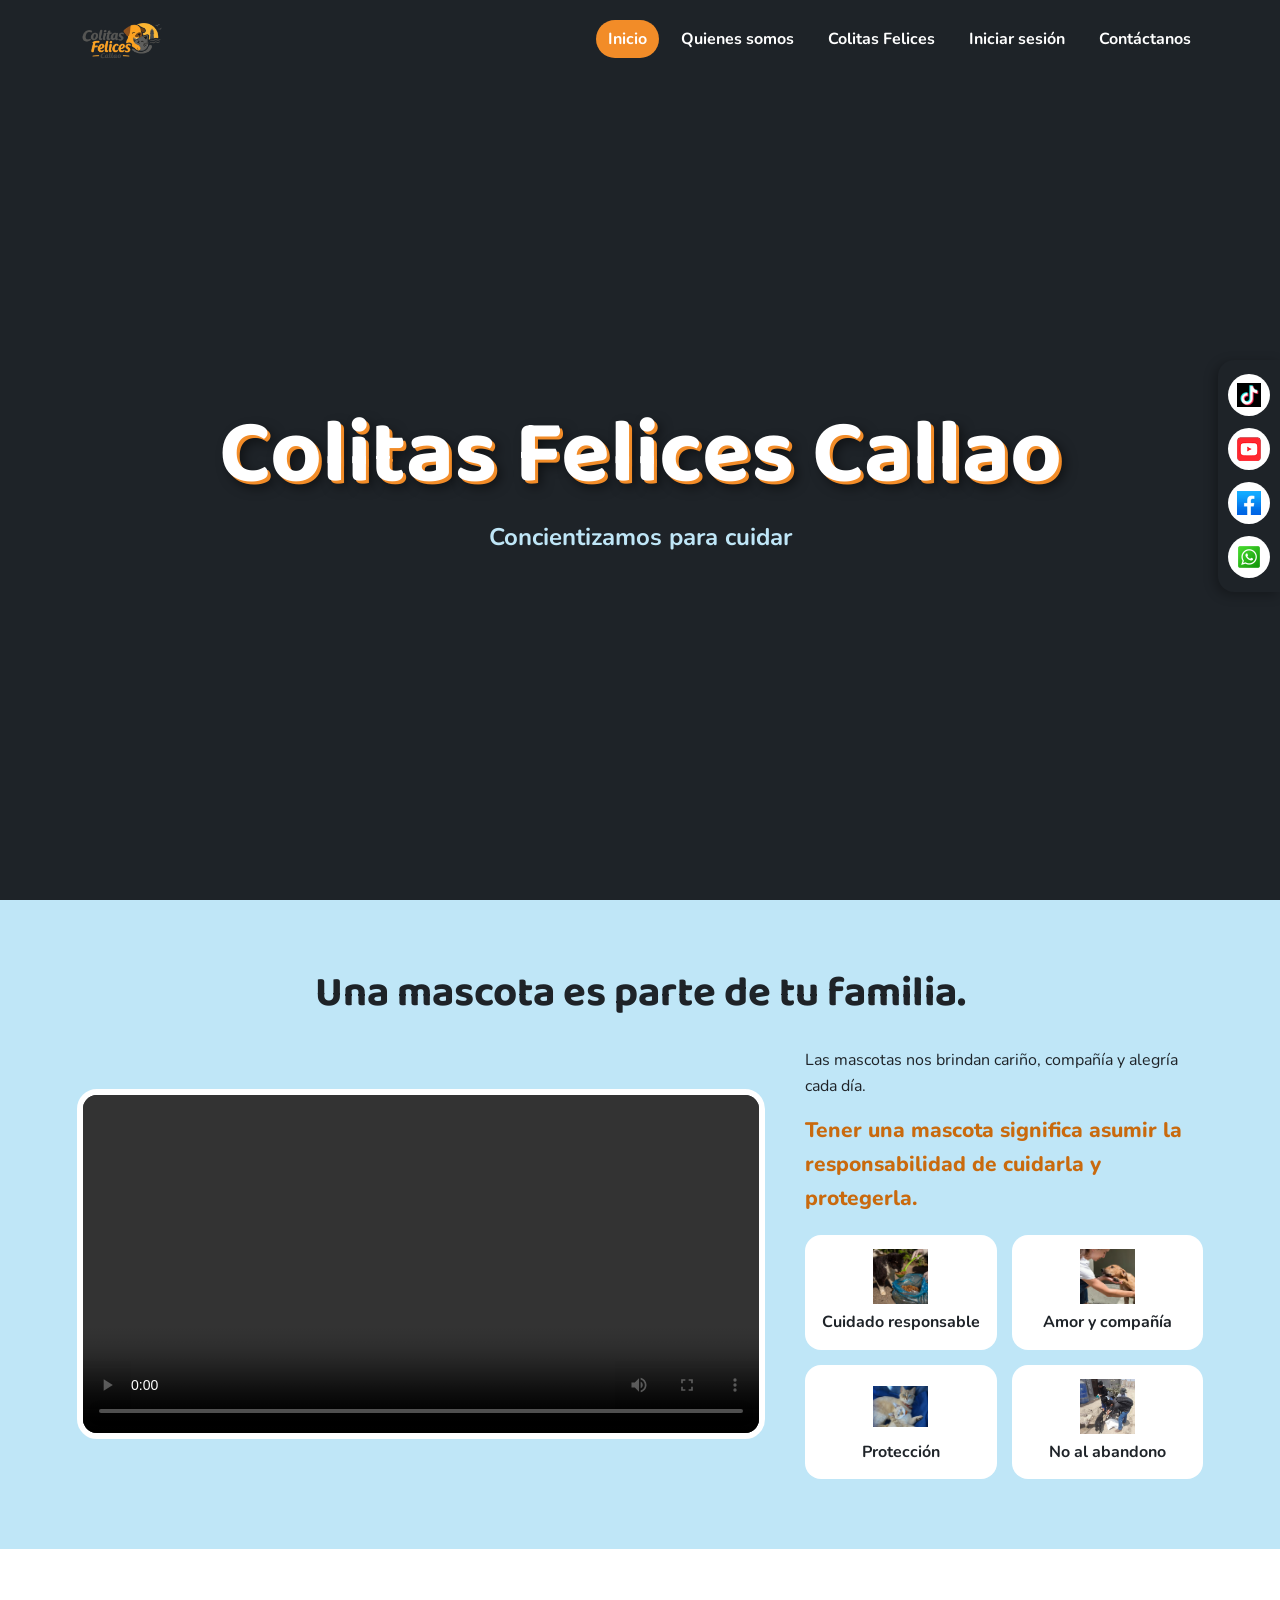
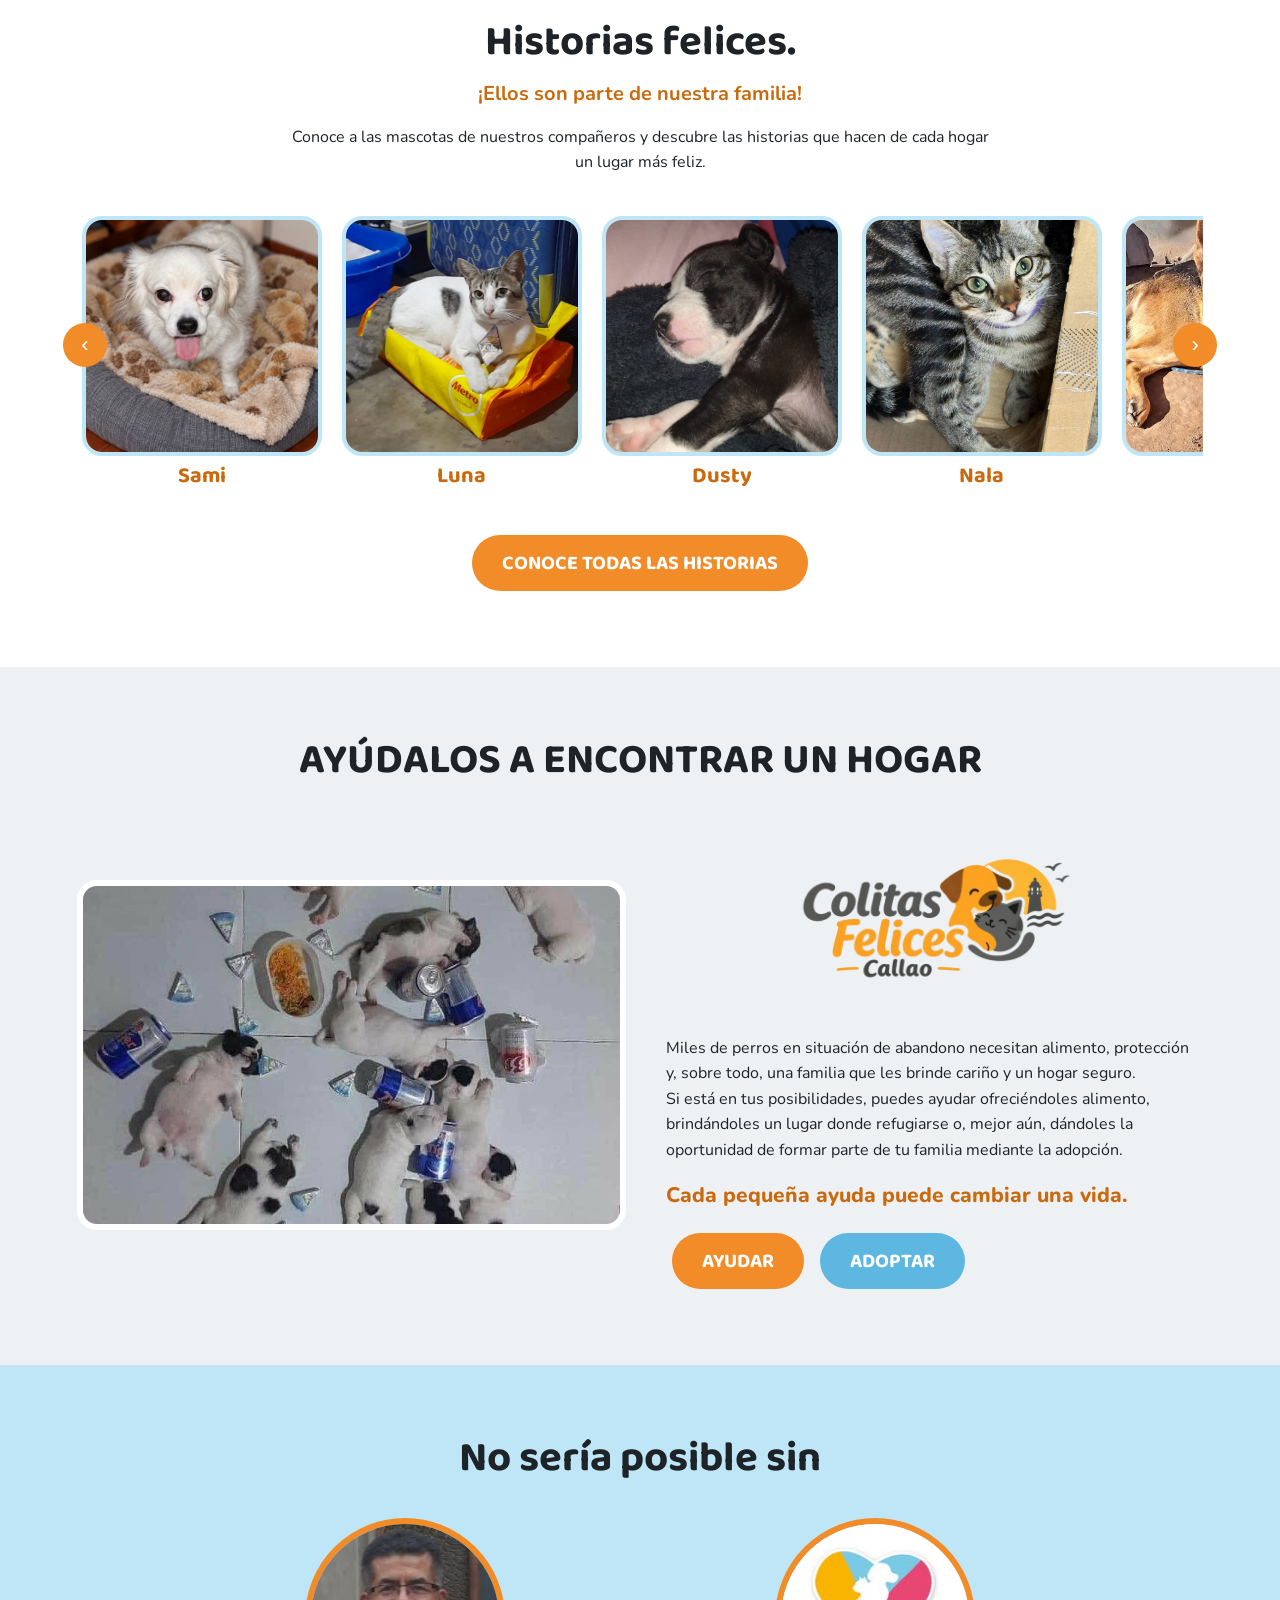
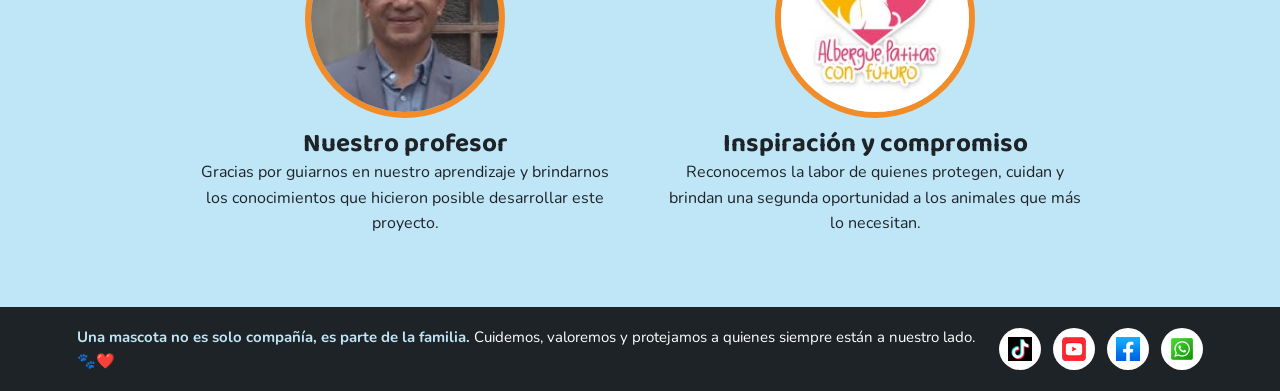
<file: index.html>
<!DOCTYPE html>
<html lang="es">
<head>
    <meta charset="UTF-8">
    <meta name="viewport" content="width=device-width, initial-scale=1.0">
    <title>Colitas Felices Callao</title>
    <meta name="keywords" content="mascotas, adopción, no al abandono, perros, cuidado responsable, Callao, Perú">
    <link href="https://fonts.googleapis.com/css2?family=Baloo+2:wght@600;800&family=Nunito:wght@400;700;800&display=swap" rel="stylesheet">
    <link href="css/base.css" rel="stylesheet">
    <link href="css/estructura.css" rel="stylesheet">
    <link href="css/index.css" rel="stylesheet">
    <link href="css/adaptable.css" rel="stylesheet">
</head>
<body id="inicio">

<div class="cabecera">
    <div id="menu"></div>
    <div class="portada portada-inicio">
        <h1>Colitas Felices Callao</h1>
        <p>Concientizamos para cuidar</p>
    </div>
</div>

<section class="seccion fondo-celeste">
    <h2>Una mascota es parte de tu familia.</h2>
    <div class="fila">
        <video class="video" controls>
            <source src="imagenes/videos/perritos.mp4" type="video/mp4">
        </video>
        <div>
            <p>Las mascotas nos brindan cariño, compañía y alegría cada día.</p>
            <p class="destacado-naranja">Tener una mascota significa asumir la responsabilidad de cuidarla y protegerla.</p>
            <div class="iconos">
                <div class="icono"><img src="imagenes/actividad_2.png" alt="">Cuidado responsable</div>
                <div class="icono"><img src="imagenes/actividad_1.png" alt="">Amor y compañía</div>
                <div class="icono"><img src="imagenes/proteccion.jpg" alt="">Protección</div>
                <div class="icono"><img src="imagenes/actividad_6.png" alt="">No al abandono</div>
            </div>
        </div>
    </div>
</section>

<section class="seccion fondo-blanco">
    <h2>Historias felices.</h2>
    <p class="subtitulo">¡Ellos son parte de nuestra familia!</p>
    <p class="texto-centro">Conoce a las mascotas de nuestros compañeros y descubre las historias que hacen de cada hogar un lugar más feliz.</p>
    <div class="carrusel">
        <button class="flecha flecha-izq" id="flecha-izq" aria-label="Anterior">‹</button>
        <div class="pista" id="pista"></div>
        <button class="flecha flecha-der" id="flecha-der" aria-label="Siguiente">›</button>
    </div>
    <div class="centro"><a href="colitasFelices.html" class="boton">CONOCE TODAS LAS HISTORIAS</a></div>
</section>

<section class="seccion fondo-gris">
    <h2>AYÚDALOS A ENCONTRAR UN HOGAR</h2>
    <div class="fila">
        <img src="imagenes/grupo de pibbles.jpg" class="foto" alt="Perro esperando un hogar">
        <div>
            <img src="imagenes/logo.png" class="logo-grande" alt="Logo Colitas Felices">
            <p>Miles de perros en situación de abandono necesitan alimento, protección y, sobre todo, una familia que les brinde cariño y un hogar seguro.</p>
            <p>Si está en tus posibilidades, puedes ayudar ofreciéndoles alimento, brindándoles un lugar donde refugiarse o, mejor aún, dándoles la oportunidad de formar parte de tu familia mediante la adopción.</p>
            <p class="destacado-naranja">Cada pequeña ayuda puede cambiar una vida.</p>
            <a href="contactanos.html" class="boton">AYUDAR</a>
            <a href="https://linktr.ee/cambiandovidasong" class="boton boton-celeste">ADOPTAR</a>
        </div>
    </div>
</section>

<section class="seccion fondo-celeste">
    <h2>No sería posible sin</h2>
    <div class="equipo">
        <div class="perfil">
            <img src="imagenes/lozano.jpg" alt="Nuestro profesor">
            <h3>Nuestro profesor</h3>
            <p>Gracias por guiarnos en nuestro aprendizaje y brindarnos los conocimientos que hicieron posible desarrollar este proyecto.</p>
        </div>
        <div class="perfil">
            <img src="imagenes/albergue.jpg" alt="Albergue">
            <h3>Inspiración y compromiso</h3>
            <p>Reconocemos la labor de quienes protegen, cuidan y brindan una segunda oportunidad a los animales que más lo necesitan.</p>
        </div>
    </div>
</section>

<div class="pie" id="pie">
    <p><strong>Una mascota no es solo compañía, es parte de la familia.</strong>
    Cuidemos, valoremos y protejamos a quienes siempre están a nuestro lado. 🐾❤️</p>
</div>
<script src="js/menu.js"></script>
</body>
</html>
</file>
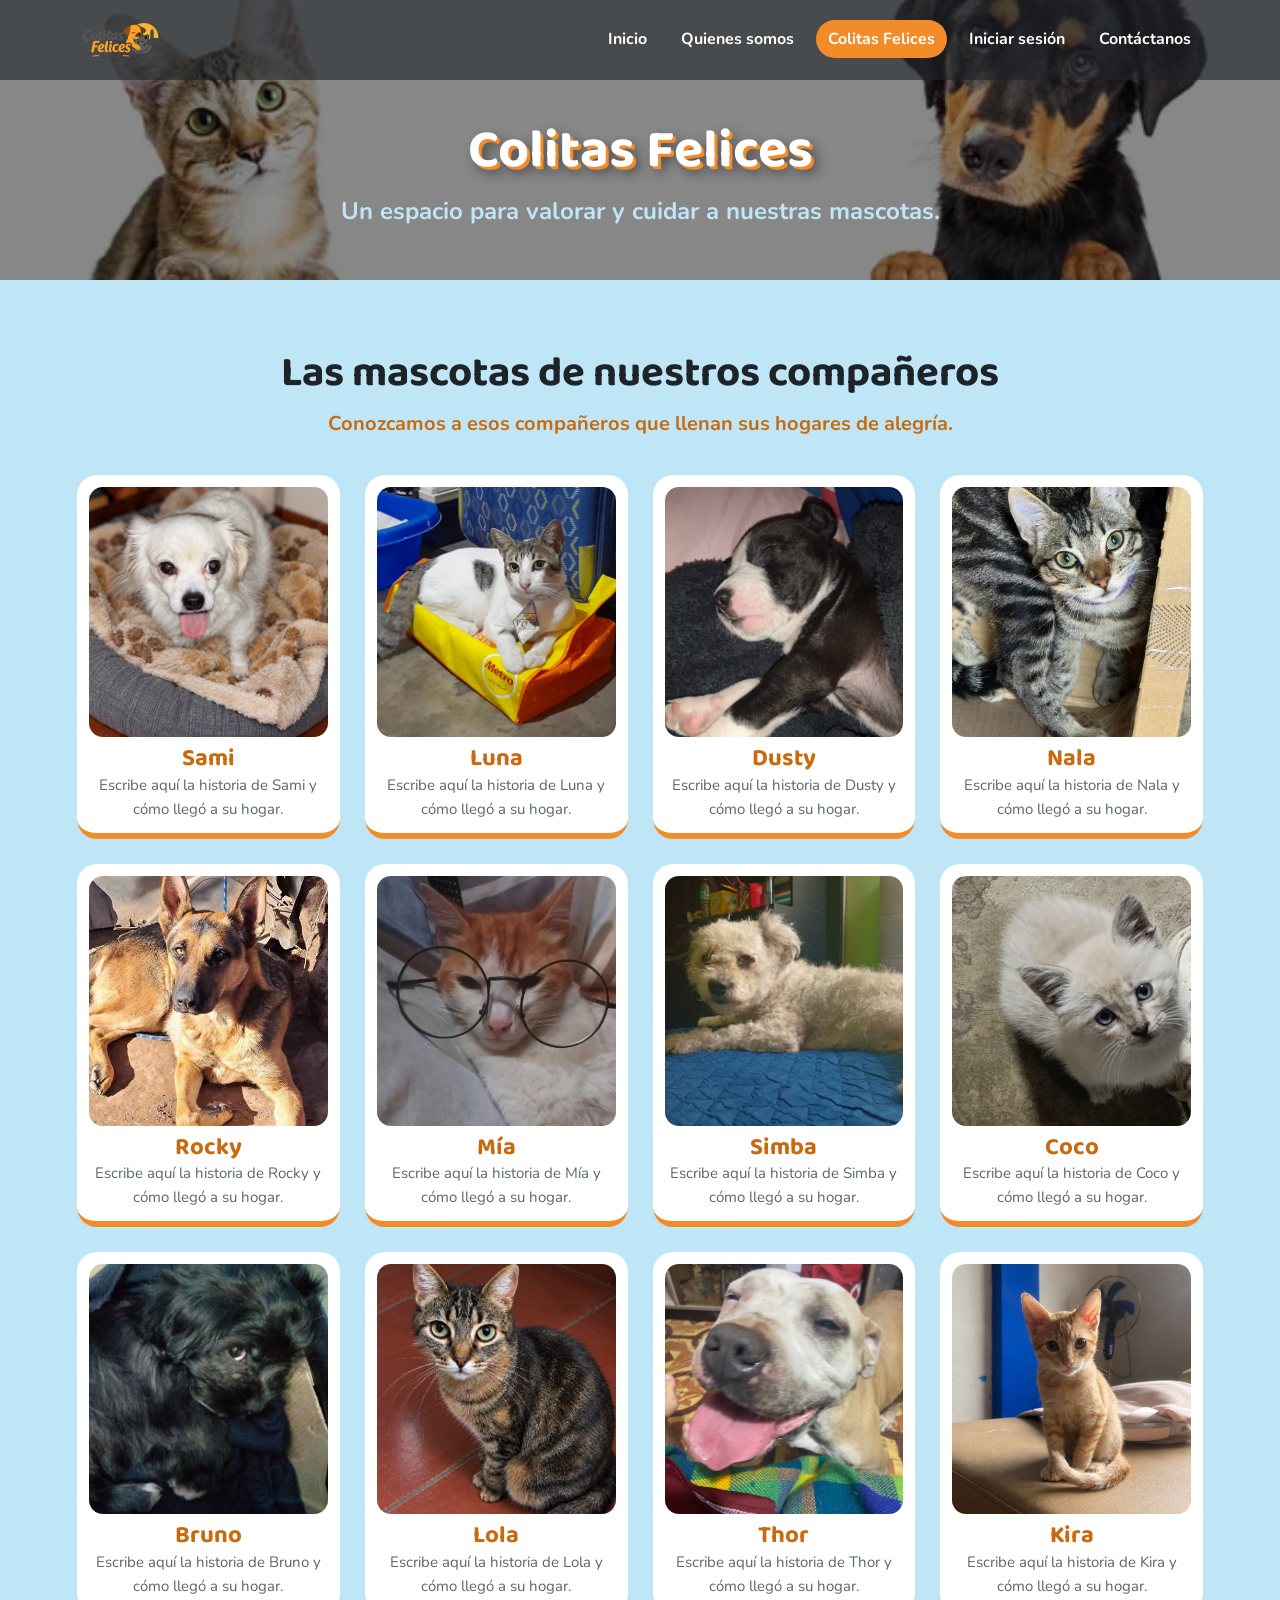
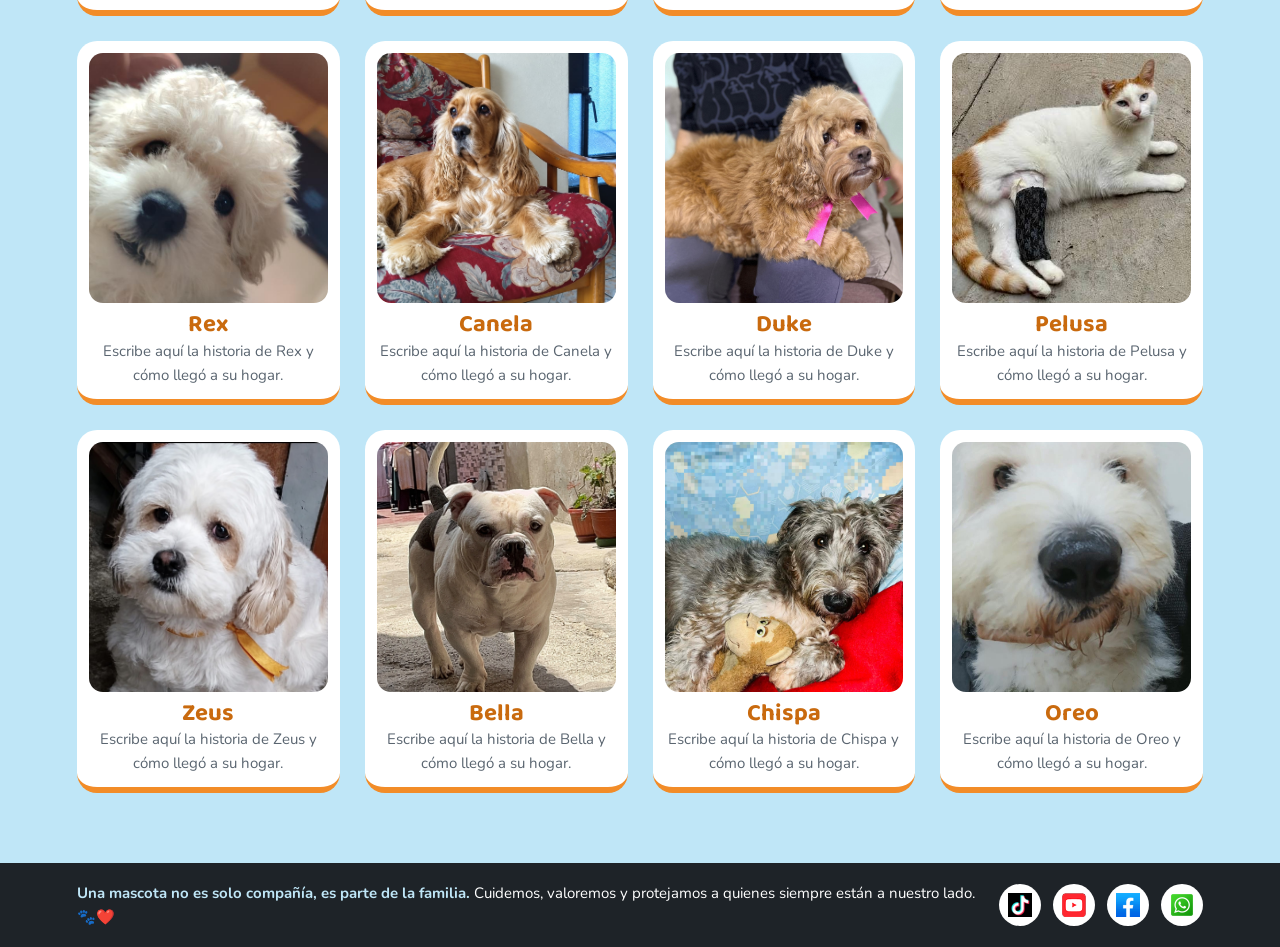
<file: colitasFelices.html>
<!DOCTYPE html>
<html lang="es">
<head>
    <meta charset="UTF-8">
    <meta name="viewport" content="width=device-width, initial-scale=1.0">
    <title>Colitas Felices - Colitas Felices Callao</title>
    <link href="https://fonts.googleapis.com/css2?family=Baloo+2:wght@600;800&family=Nunito:wght@400;700;800&display=swap" rel="stylesheet">
    <link href="css/base.css" rel="stylesheet">
    <link href="css/estructura.css" rel="stylesheet">
    <link href="css/colitasFelices.css" rel="stylesheet">
    <link href="css/adaptable.css" rel="stylesheet">
</head>
<body>
<div class="cabecera">
    <div id="menu"></div>
    <div class="portada portada-chica portada-colitas-felices">
        <h1>Colitas Felices</h1>
        <p>Un espacio para valorar y cuidar a nuestras mascotas.</p>
    </div>
</div>

<section class="seccion fondo-celeste">
    <h2>Las mascotas de nuestros compañeros</h2>
    <p class="subtitulo">Conozcamos a esos compañeros que llenan sus hogares de alegría.</p>
    <div class="galeria" id="galeria"></div>
</section>

<div class="pie" id="pie">
    <p><strong>Una mascota no es solo compañía, es parte de la familia.</strong>
    Cuidemos, valoremos y protejamos a quienes siempre están a nuestro lado. 🐾❤️</p>
</div>
<script src="js/menu.js"></script>
</body>
</html>
</file>
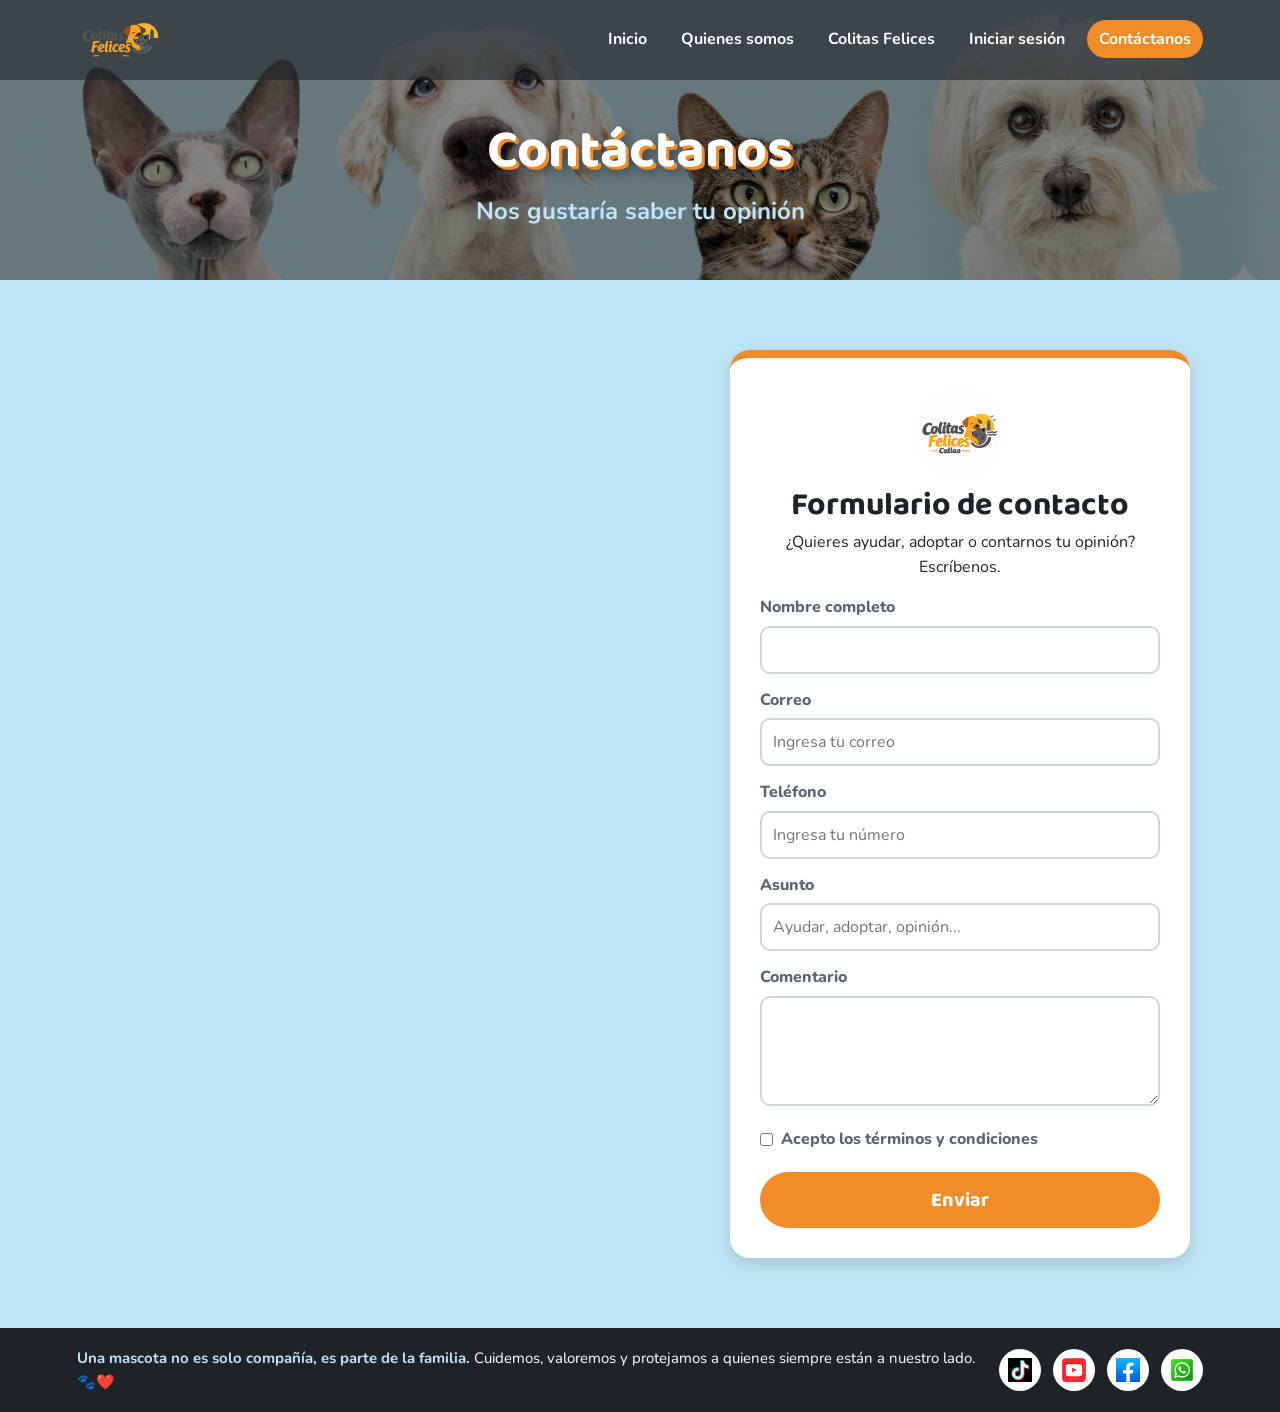
<file: contactanos.html>
<!DOCTYPE html>
<html lang="es">
<head>
    <meta charset="UTF-8">
    <meta name="viewport" content="width=device-width, initial-scale=1.0">
    <title>Contáctanos - Colitas Felices Callao</title>
    <link href="https://fonts.googleapis.com/css2?family=Baloo+2:wght@600;800&family=Nunito:wght@400;700;800&display=swap" rel="stylesheet">
    <link href="css/base.css" rel="stylesheet">
    <link href="css/estructura.css" rel="stylesheet">
    <link href="css/formularios.css" rel="stylesheet">
    <link href="css/contactanos.css" rel="stylesheet">
    <link href="css/adaptable.css" rel="stylesheet">
</head>
<body>
<div class="cabecera">
    <div id="menu"></div>
    <div class="portada portada-chica portada-contacto">
        <h1>Contáctanos</h1>
        <p>Nos gustaría saber tu opinión</p>
    </div>
</div>

<section class="seccion fondo-celeste">
    <div class="contacto">
        <iframe class="mapa" src="https://www.google.com/maps/embed?pb=!3m2!1ses-419!2spe!4v1789229222066!5m2!1ses-419!2spe!6m8!1m7!1sgfhFpknv09UdrZPstPL-lQ!2m2!1d-12.05779604292606!2d-77.10889340807411!3f182.90593067933682!4f-14.603973676744474!5f0.7820865974627469" allowfullscreen loading="lazy"></iframe>

        <form class="formulario" action="https://formsubmit.co/sebasbebedeoro@gmail.com" method="POST">
            <img src="imagenes/LOGITO.png" class="foto-usuario" alt="Logo">
            <h2>Formulario de contacto</h2>
            <p class="centrado">¿Quieres ayudar, adoptar o contarnos tu opinión? Escríbenos.</p>
            <input type="hidden" name="_template" value="table">

            <label for="nombre">Nombre completo</label>
            <input type="text" id="nombre" name="Nombre" required>

            <label for="correo">Correo</label>
            <input type="email" id="correo" name="Correo" placeholder="Ingresa tu correo" required>

            <label for="telefono">Teléfono</label>
            <input type="text" id="telefono" name="Telefono" placeholder="Ingresa tu número" required>

            <label for="asunto">Asunto</label>
            <input type="text" id="asunto" name="Asunto" placeholder="Ayudar, adoptar, opinión..." required>

            <label for="mensaje">Comentario</label>
            <textarea id="mensaje" name="Mensaje" required></textarea>

            <div class="acepto">
                <input type="checkbox" id="terminos" required>
                <label for="terminos">Acepto los términos y condiciones</label>
            </div>
            <button type="submit" class="boton">Enviar</button>
        </form>
    </div>
</section>

<div class="pie" id="pie">
    <p><strong>Una mascota no es solo compañía, es parte de la familia.</strong>
    Cuidemos, valoremos y protejamos a quienes siempre están a nuestro lado. 🐾❤️</p>
</div>
<script src="js/menu.js"></script>
</body>
</html>
</file>
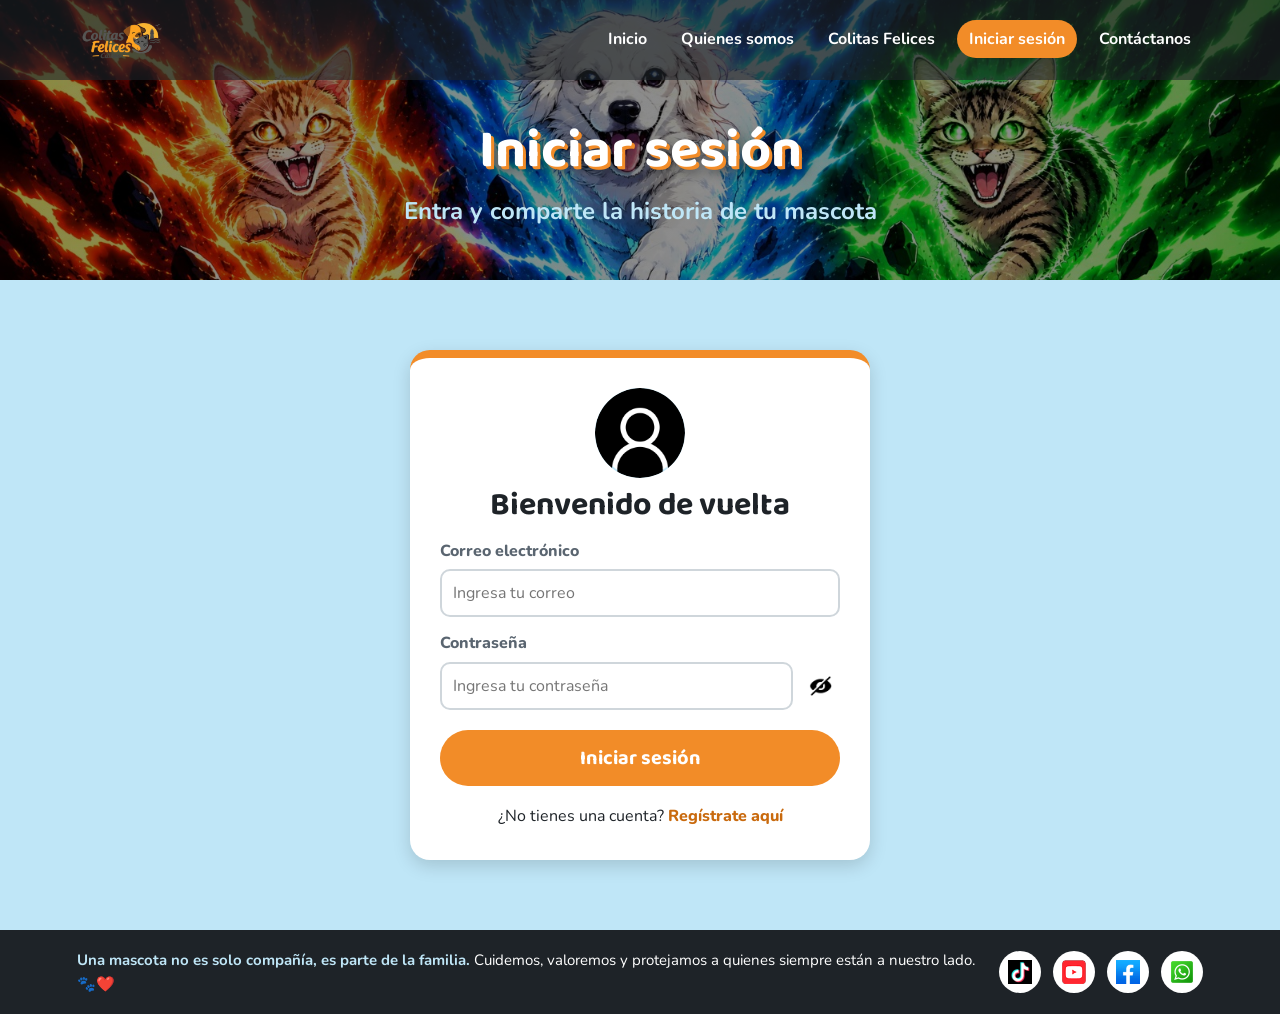
<file: iniciosesion.html>
<!DOCTYPE html>
<html lang="es">
<head>
    <meta charset="UTF-8">
    <meta name="viewport" content="width=device-width, initial-scale=1.0">
    <title>Iniciar sesión - Colitas Felices Callao</title>
    <link href="https://fonts.googleapis.com/css2?family=Baloo+2:wght@600;800&family=Nunito:wght@400;700;800&display=swap" rel="stylesheet">
    <link href="css/base.css" rel="stylesheet">
    <link href="css/estructura.css" rel="stylesheet">
    <link href="css/formularios.css" rel="stylesheet">
    <link href="css/iniciosesion.css" rel="stylesheet">
    <link href="css/adaptable.css" rel="stylesheet">
</head>
<body>
<div class="cabecera">
    <div id="menu"></div>
    <div class="portada portada-chica portada-sesion">
        <h1>Iniciar sesión</h1>
        <p>Entra y comparte la historia de tu mascota</p>
    </div>
</div>

<section class="seccion fondo-celeste">
    <form class="formulario" action="colitasFelices.html" method="get">
        <img src="imagenes/usuario.png" class="foto-usuario" alt="Usuario">
        <h2>Bienvenido de vuelta</h2>

        <label for="correo">Correo electrónico</label>
        <input type="email" id="correo" name="correo" placeholder="Ingresa tu correo" required>

        <label for="clave">Contraseña</label>
        <div class="campo-clave">
            <input type="password" id="clave" name="contrasena" minlength="6" placeholder="Ingresa tu contraseña" required>
            <button type="button" onclick="verClave('clave','iconoClave')"><img src="imagenes/ojo-cerrado.png" id="iconoClave" alt="Ver contraseña"></button>
        </div>

        <button type="submit" class="boton">Iniciar sesión</button>
        <p class="enlace">¿No tienes una cuenta? <a href="registro.html">Regístrate aquí</a></p>
    </form>
</section>

<div class="pie" id="pie">
    <p><strong>Una mascota no es solo compañía, es parte de la familia.</strong>
    Cuidemos, valoremos y protejamos a quienes siempre están a nuestro lado. 🐾❤️</p>
</div>
<script src="js/menu.js"></script>
</body>
</html>
</file>
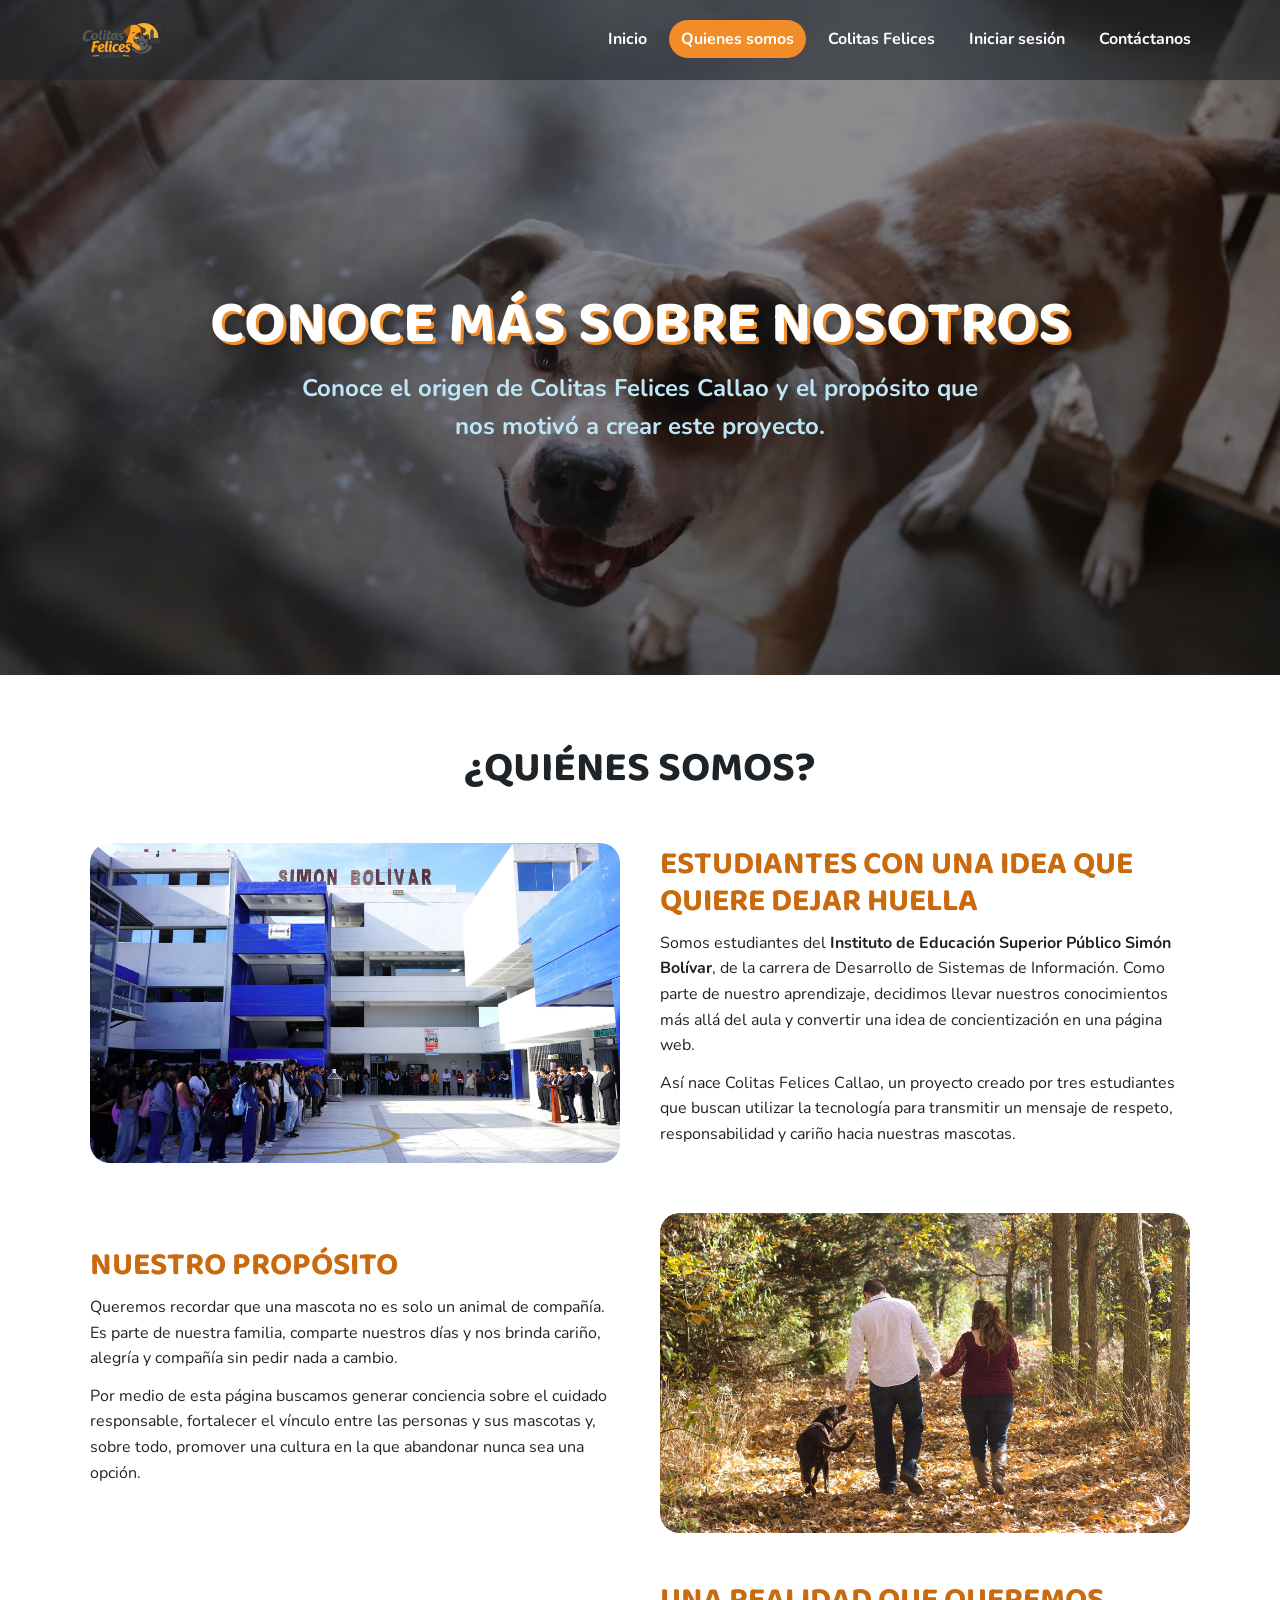
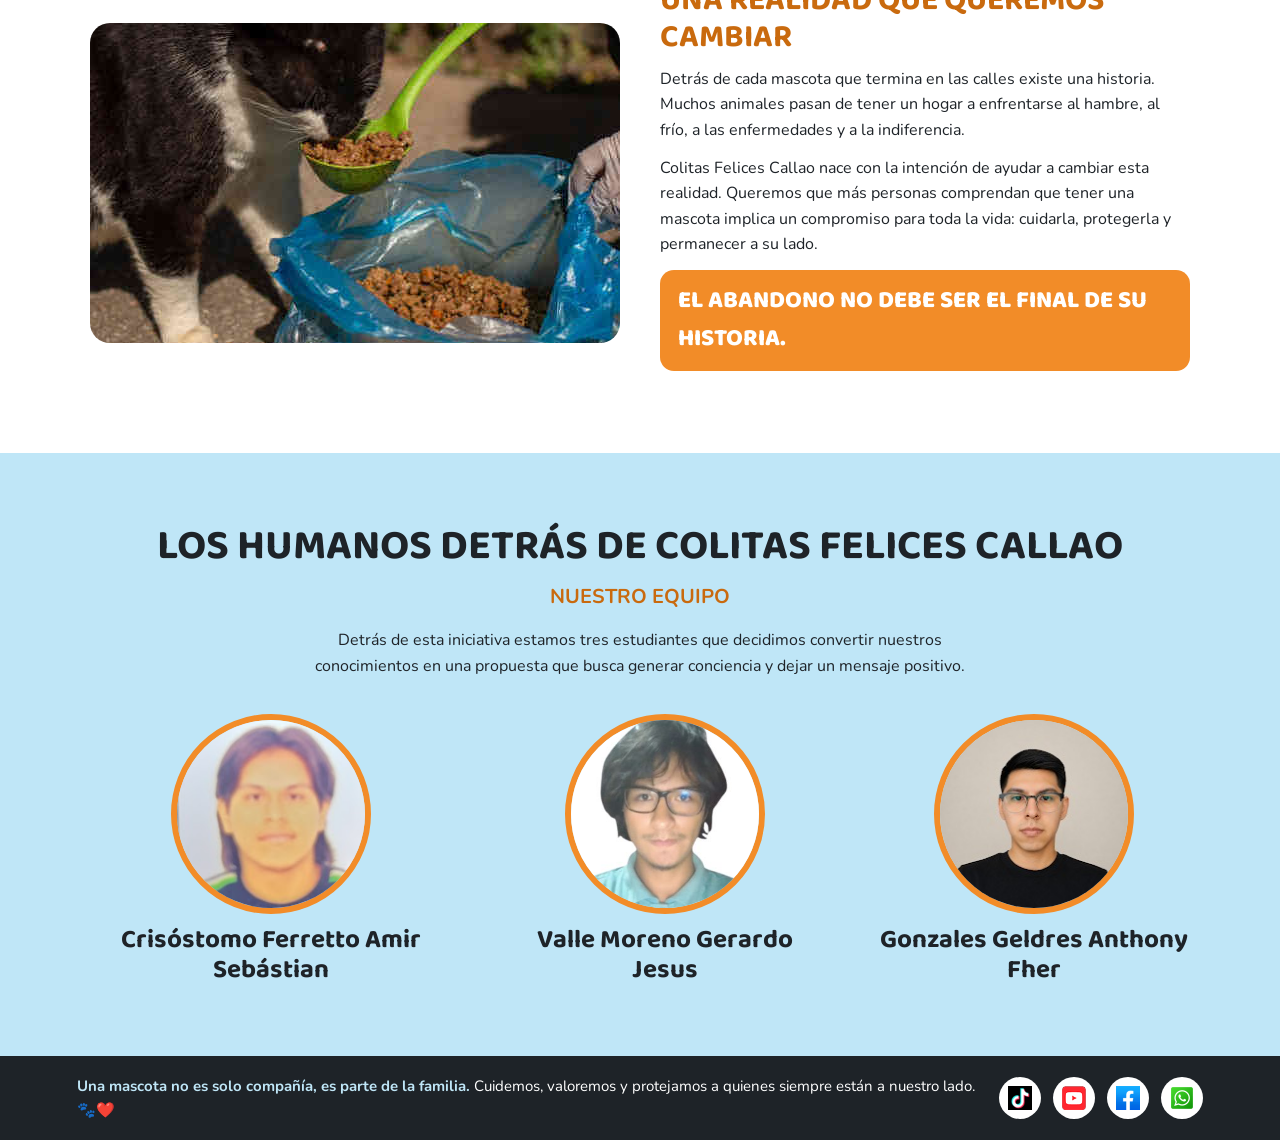
<file: quienesSomos.html>
<!DOCTYPE html>
<html lang="es">
<head>
    <meta charset="UTF-8">
    <meta name="viewport" content="width=device-width, initial-scale=1.0">
    <title>Quiénes somos - Colitas Felices Callao</title>
    <link href="https://fonts.googleapis.com/css2?family=Baloo+2:wght@600;800&family=Nunito:wght@400;700;800&display=swap" rel="stylesheet">
    <link href="css/base.css" rel="stylesheet">
    <link href="css/estructura.css" rel="stylesheet">
    <link href="css/nosotros.css" rel="stylesheet">
    <link href="css/adaptable.css" rel="stylesheet">
</head>
<body>

<div class="cabecera">
    <div id="menu"></div>
    <div class="portada portada-mediana portada-nosotros">
        <h1>CONOCE MÁS SOBRE NOSOTROS</h1>
        <p>Conoce el origen de Colitas Felices Callao y el propósito que nos motivó a crear este proyecto.</p>
    </div>
</div>

<section class="seccion fondo-blanco">
    <h2>¿QUIÉNES SOMOS?</h2>

    <div class="fila fila-nosotros">
        <img src="imagenes/foto2.png" class="foto" alt="Instituto">
        <div>
            <h3>ESTUDIANTES CON UNA IDEA QUE QUIERE DEJAR HUELLA</h3>
            <p>Somos estudiantes del <strong>Instituto de Educación Superior Público Simón Bolívar</strong>, de la carrera de Desarrollo de Sistemas de Información. Como parte de nuestro aprendizaje, decidimos llevar nuestros conocimientos más allá del aula y convertir una idea de concientización en una página web.</p>
            <p>Así nace Colitas Felices Callao, un proyecto creado por tres estudiantes que buscan utilizar la tecnología para transmitir un mensaje de respeto, responsabilidad y cariño hacia nuestras mascotas.</p>
        </div>
    </div>

    <div class="fila fila-invertida fila-nosotros">
        <div>
            <h3>NUESTRO PROPÓSITO</h3>
            <p>Queremos recordar que una mascota no es solo un animal de compañía. Es parte de nuestra familia, comparte nuestros días y nos brinda cariño, alegría y compañía sin pedir nada a cambio.</p>
            <p>Por medio de esta página buscamos generar conciencia sobre el cuidado responsable, fortalecer el vínculo entre las personas y sus mascotas y, sobre todo, promover una cultura en la que abandonar nunca sea una opción.</p>
        </div>
        <img src="imagenes/family-dog.jpg" class="foto" alt="Mascota feliz junto a su familia">
    </div>

    <div class="fila fila-nosotros">
        <img src="imagenes/actividad_2.png" class="foto" alt="Perro rescatado">
        <div>
            <h3>UNA REALIDAD QUE QUEREMOS CAMBIAR</h3>
            <p>Detrás de cada mascota que termina en las calles existe una historia. Muchos animales pasan de tener un hogar a enfrentarse al hambre, al frío, a las enfermedades y a la indiferencia.</p>
            <p>Colitas Felices Callao nace con la intención de ayudar a cambiar esta realidad. Queremos que más personas comprendan que tener una mascota implica un compromiso para toda la vida: cuidarla, protegerla y permanecer a su lado.</p>
            <p class="frase">EL ABANDONO NO DEBE SER EL FINAL DE SU HISTORIA.</p>
        </div>
    </div>
</section>

<section class="seccion fondo-celeste">
    <h2>LOS HUMANOS DETRÁS DE COLITAS FELICES CALLAO</h2>
    <p class="subtitulo">NUESTRO EQUIPO</p>
    <p class="texto-centro">Detrás de esta iniciativa estamos tres estudiantes que decidimos convertir nuestros conocimientos en una propuesta que busca generar conciencia y dejar un mensaje positivo.</p>
    <div class="equipo">
        <div class="perfil"><img src="imagenes/estu1.jpeg" alt="Integrante 1"><h3>Crisóstomo Ferretto Amir Sebástian</h3></div>
        <div class="perfil"><img src="imagenes/estu2.jpg" alt="Integrante 2"><h3>Valle Moreno Gerardo Jesus</h3></div>
        <div class="perfil"><img src="imagenes/estu3.jpeg" alt="Integrante 3"><h3>Gonzales Geldres Anthony Fher</h3></div>
    </div>
</section>

<div class="pie" id="pie">
    <p><strong>Una mascota no es solo compañía, es parte de la familia.</strong>
    Cuidemos, valoremos y protejamos a quienes siempre están a nuestro lado. 🐾❤️</p>
</div>
<script src="js/menu.js"></script>
</body>
</html>
</file>
<file: css/base.css>
/* ==========================================================
   BASE: los colores de la página      Lo usan: TODAS las páginas
   ==========================================================

   ¿Qué hay aquí?
   Una lista de colores. Cada color tiene un nombre que empieza con --

   ¿Cómo uso un color en otro archivo?
   Escribiendo su nombre dentro de var():     color: var(--naranja);

   ¿Cómo cambio un color en TODA la página?
   Cambia su código aquí abajo (por ejemplo #F28C28) y se actualiza en todos los archivos.
*/

/* ----- Lista de colores ----- */
:root {
    --naranja: #F28C28;          /* botones, bordes y detalles */
    --naranja-oscuro: #C96A0E;   /* subtítulos y títulos pequeños */
    --celeste: #BFE6F7;          /* fondos de sección */
    --celeste-oscuro: #5DB7E0;   /* botón secundario */
    --negro: #1E2328;            /* texto, pie de página y botón al pasar el mouse */
    --gris: #5A6570;             /* textos secundarios */
    --gris-claro: #EEF1F3;       /* fondos suaves */
    --gris-borde: #CFD6DB;       /* borde de los campos del formulario */
    --blanco: #FFFFFF;           /* tarjetas, formularios y letras sobre fondo oscuro */
}

/* ----- Color del texto y del fondo de la página ----- */
body {
    color: var(--negro);
    background: var(--blanco);
}

/* ----- Fondos de color para las secciones (se usan como class en el HTML) ----- */
.fondo-celeste {
    background: var(--celeste);
}

.fondo-blanco {
    background: var(--blanco);
}

.fondo-gris {
    background: var(--gris-claro);
}
</file>
<file: css/estructura.css>
/* ==========================================================
   ESTRUCTURA      Lo usan: TODAS las páginas
   Contiene, en este orden: reinicio, menú, portada, secciones, botones, filas, equipo y perfiles, pie y redes.
   Los colores no se escriben aquí: se toman de base.css con var(--nombre).
   ========================================================== */

/* ----- Reinicio ----- */
/* Quita los espacios que el navegador pone por defecto */
* {
    margin: 0;
    padding: 0;
    box-sizing: border-box;
}

ul {
    list-style: none;
}

a {
    text-decoration: none;
}

body {
    font-family: "Nunito", Arial, sans-serif;
    line-height: 1.6;
}

h1, h2, h3 {
    font-family: "Baloo 2", "Trebuchet MS", sans-serif;
    line-height: 1.15;
}

/* Las imágenes nunca se salen de su caja: se achican si no caben */
img {
    max-width: 100%;
    display: block;
}

/* ----- Menú ----- */
.cabecera {
    position: relative;
}

.menu {
    position: absolute;
    top: 0;
    left: 0;
    right: 0;
    z-index: 10;
    display: flex;
    align-items: center;
    justify-content: space-between;
    padding: 10px 6%;
    background: rgba(30, 35, 40, 0.6);
}

/* JS la activa al bajar la página */
.menu-oscuro {
    background: rgba(30, 35, 40, 0.9);
}

.logo {
    width: 90px;
}

.enlaces ul {
    display: flex;
    gap: 10px;
}

.enlaces a {
    color: var(--blanco);
    font-weight: 700;
    padding: 8px 12px;
    border-radius: 20px;
}

.enlaces a:hover, .enlaces a.activo {
    background: var(--naranja);
}

/* El botón ☰ se esconde en computadora; solo se ve en celular (ver adaptable.css) */
.boton-menu {
    display: none;
    font-size: 28px;
    color: var(--blanco);
    background: none;
    border: none;
    cursor: pointer;
}

/* ----- Portada ----- */
.portada {
    min-height: 100vh;
    display: flex;
    flex-direction: column;
    justify-content: center;
    align-items: center;
    text-align: center;
    padding: 100px 6% 40px;
    background-color: var(--negro);
    background-size: cover;
    background-position: center;
    background-repeat: no-repeat;
}

.portada h1 {
    font-size: 90px;
    color: var(--blanco);
    text-shadow: 3px 3px 0 var(--naranja), 6px 6px 12px rgba(0, 0, 0, 0.5);
}

.portada p {
    font-size: 24px;
    color: var(--celeste);
    font-weight: 700;
    margin-top: 10px;
    max-width: 700px;
}

.portada-mediana {
    min-height: 75vh;
}

.portada-mediana h1 {
    font-size: 60px;
}

.portada-chica {
    min-height: 280px;
    padding-top: 110px;
}

.portada-chica h1 {
    font-size: 54px;
}

/* ----- Secciones ----- */
.seccion {
    padding: 70px 6%;
}

.seccion h2 {
    text-align: center;
    font-size: 42px;
    margin-bottom: 10px;
}

.subtitulo {
    text-align: center;
    font-size: 20px;
    color: var(--naranja-oscuro);
    font-weight: 700;
    margin-bottom: 15px;
}

.texto-centro {
    text-align: center;
    max-width: 700px;
    margin: 0 auto;
}

.centro {
    text-align: center;
    margin-top: 20px;
}

/* ----- Botones ----- */
.boton {
    display: inline-block;
    background: var(--naranja);
    color: var(--blanco);
    font-family: "Baloo 2", sans-serif;
    font-size: 20px;
    font-weight: 700;
    padding: 12px 30px;
    border-radius: 30px;
    margin: 6px;
    border: none;
    cursor: pointer;
}

.boton:hover {
    background: var(--negro);
}

.boton-celeste {
    background: var(--celeste-oscuro);
}

/* ----- Fila: dos cosas una al lado de la otra (foto + texto) ----- */
.fila {
    display: flex;
    gap: 40px;
    align-items: center;
    max-width: 1200px;
    margin: 30px auto 0;
}

/* cada hijo ocupa la misma mitad */
.fila > * {
    flex: 1;
}

/* ----- Equipo y perfiles (fotos redondas) ----- */
.equipo {
    display: flex;
    justify-content: center;
    gap: 50px;
    margin-top: 35px;
}

.perfil {
    text-align: center;
}

.perfil img {
    width: 200px;
    height: 200px;
    object-fit: cover;
    border-radius: 50%;
    border: 6px solid var(--naranja);
    margin: 0 auto 12px;
    background: var(--blanco);
}

.perfil h3 {
    font-size: 26px;
}

.perfil p {
    max-width: 420px;
    margin: 0 auto;
}

/* ----- Pie de página y redes ----- */
.pie {
    background: var(--negro);
    color: var(--blanco);
    padding: 18px 6%;
    font-size: 15px;
    display: flex;
    justify-content: space-between;
    align-items: center;
    gap: 15px;
}

.pie strong {
    color: var(--celeste);
}

.redes-pie {
    display: flex;
    gap: 12px;
}

.redes-pie a, .redes-lateral a {
    width: 42px;
    height: 42px;
    display: flex;
    align-items: center;
    justify-content: center;
    background: var(--blanco);
    border-radius: 50%;
}

.redes-pie a:hover, .redes-lateral a:hover {
    background: var(--naranja);
}

.redes-pie img, .redes-lateral img {
    width: 24px;
    height: 24px;
    object-fit: contain;
}

/* Barra de redes fija a la derecha (solo en Inicio) */
.redes-lateral {
    position: fixed;
    right: 0;
    top: 50%;
    margin-top: -90px;
    z-index: 20;
    display: flex;
    flex-direction: column;
    gap: 12px;
    padding: 14px 10px;
    background: var(--negro);
    border-radius: 16px 0 0 16px;
    box-shadow: -3px 3px 12px rgba(0, 0, 0, 0.3);
}
</file>
<file: css/index.css>
/* ==========================================================
   PÁGINA INDEX      Lo usan: index.html
   Contiene, en este orden: portada, video e íconos, carrusel de historias, ayuda/adopción.
   ========================================================== */

/* ----- Portada ----- */
/* Inicio: el fondo cambia entre 3 fotos cada 15 segundos */
.portada-inicio {
    animation: cambiarFondo 15s infinite;
}

@keyframes cambiarFondo {
    0%, 30% {
        background-image: linear-gradient(rgba(0,0,0,.4), rgba(0,0,0,.4)), url("../imagenes/gato1.png");
    }
    33%, 63% {
        background-image: linear-gradient(rgba(0,0,0,.4), rgba(0,0,0,.4)), url("../imagenes/perro2.png");
    }
    66%, 97% {
        background-image: linear-gradient(rgba(0,0,0,.4), rgba(0,0,0,.4)), url("../imagenes/perro1.png");
    }
}

/* ----- Una mascota es parte de tu familia (video e íconos) ----- */
.video {
    width: 100%;
    height: 350px;
    border-radius: 20px;
    border: 6px solid var(--blanco);
    background: var(--negro);
}

.destacado-naranja {
    font-size: 21px;
    font-weight: 800;
    color: var(--naranja-oscuro);
    margin: 15px 0;
}

.iconos {
    display: grid;
    grid-template-columns: 1fr 1fr;
    gap: 15px;
    margin-top: 20px;
}

.icono {
    background: var(--blanco);
    border-radius: 16px;
    padding: 14px;
    text-align: center;
    font-weight: 700;
}

.icono img {
    width: 55px;
    height: 55px;
    object-fit: contain;
    margin: 0 auto 6px;
}

/* ----- Historias felices (carrusel) ----- */
/* Carrusel: una fila de tarjetas que se desliza hacia los lados */
.carrusel {
    position: relative;
    max-width: 1200px;
    margin: 30px auto;
}

/* scrollbar-width oculta la barra de desplazamiento */
.pista {
    display: flex;
    gap: 20px;
    overflow-x: auto;
    padding: 10px 5px;
    scrollbar-width: none;
}

.tarjeta {
    min-width: 240px;
    text-align: center;
}

.tarjeta img {
    width: 100%;
    height: 240px;
    object-fit: cover;
    border-radius: 20px;
    border: 4px solid var(--celeste);
}

.tarjeta h3 {
    margin-top: 8px;
    font-size: 22px;
    color: var(--naranja-oscuro);
}

.flecha {
    position: absolute;
    top: 40%;
    width: 44px;
    height: 44px;
    border: none;
    border-radius: 50%;
    background: var(--naranja);
    color: var(--blanco);
    font-size: 22px;
    cursor: pointer;
    z-index: 2;
}

.flecha:hover {
    background: var(--negro);
}

.flecha-izq {
    left: -14px;
}

.flecha-der {
    right: -14px;
}

/* ----- Ayúdalos a encontrar un hogar (foto y logo) ----- */
.foto {
    width: 100%;
    height: 350px;
    object-fit: cover;
    border-radius: 20px;
    border: 6px solid var(--blanco);
}

.logo-grande {
    width: 70%;
    max-width: 300px;
    margin: 0 auto 20px;
}
</file>
<file: css/adaptable.css>
/* ==========================================================
   DISEÑO ADAPTABLE (RESPONSIVE)      Lo usan: TODAS las páginas
   ==========================================================

   ¿QUÉ ES @media?
   Es una pregunta que le hace el CSS a la pantalla:
       @media (max-width: 768px) { ... }
   significa: "si la pantalla mide 768px de ancho o MENOS, usa lo que está dentro".
   Si la pantalla es más ancha, esos estilos se ignoran.
   Este archivo se carga al final para que sus reglas ganen sobre las demás.

   LOS DOS TAMAÑOS QUE USAMOS
       Más de 768px   →  computadora (no cambia nada, se ve el diseño normal)
       768px o menos  →  tablet y celular
       480px o menos  →  celular pequeño

   CÓMO EXPLICARLO CON F12
       1. Abre la página en Chrome y presiona F12.
       2. Presiona Ctrl+Shift+M para abrir el visor de tamaños.
       3. Arrastra el ancho: cuando pase de 769px a 768px, mira cómo cambia todo.
       4. Haz clic derecho sobre un elemento > Inspeccionar: en "Styles" verás la regla
          @media (max-width: 768px) con lo que se aplicó.

   ORDEN DE ESTE ARCHIVO (cada bloque dice a qué página afecta)
       Bloque 1: 768px  →  menú, portadas, columnas, Inicio, Quiénes somos, Colitas Felices, Contáctanos, pie
       Bloque 2: 480px  →  portadas, botones, Inicio, Colitas Felices, formularios
*/


/* ==========================================================
   BLOQUE 1: tablet y celular (768px o menos)
   ========================================================== */
@media (max-width: 768px) {

    /* ----- Menú (todas las páginas): los enlaces se esconden y aparece el botón ☰ ----- */
    .boton-menu {
        display: block;
    }

    .enlaces {
        display: none;
        position: absolute;
        top: 100%;
        left: 0;
        right: 0;
        background: rgba(30, 35, 40, 0.95);
    }

    /* JS agrega la clase "abierto" al tocar ☰ y los enlaces se muestran */
    .enlaces.abierto {
        display: block;
    }

    .enlaces ul {
        flex-direction: column;
        padding: 10px 6%;
    }

    /* ----- Portadas y títulos (todas las páginas): letras más pequeñas ----- */
    .portada h1 {
        font-size: 48px;
    }

    .portada p {
        font-size: 18px;
    }

    .portada-mediana h1 {
        font-size: 36px;
    }

    .portada-chica h1 {
        font-size: 34px;
    }

    .seccion {
        padding: 50px 5%;
    }

    .seccion h2 {
        font-size: 30px;
    }

    /* ----- Columnas (todas las páginas): lo que estaba lado a lado pasa uno debajo de otro ----- */
    .fila {
        flex-direction: column;
    }

    .equipo {
        flex-direction: column;
        align-items: center;
        gap: 30px;
    }

    /* ----- Inicio ----- */
    .video {
        height: 220px;
    }

    .tarjeta {
        min-width: 180px;
    }

    .tarjeta img {
        height: 180px;
    }

    .flecha-izq {
        left: 0;
    }

    .flecha-der {
        right: 0;
    }

    /* ----- Inicio y Quiénes somos: las fotos se hacen más bajas ----- */
    .foto {
        height: 260px;
    }

    /* ----- Quiénes somos ----- */
    /* La foto siempre queda arriba del texto, también en el bloque invertido */
    .fila-invertida {
        flex-direction: column-reverse;
    }

    .fila-nosotros h3 {
        font-size: 24px;
    }

    /* ----- Colitas Felices: la galería pasa de 4 columnas a 2 ----- */
    .galeria {
        grid-template-columns: 1fr 1fr;
        gap: 12px;
    }

    .historia img {
        height: 150px;
    }

    /* ----- Contáctanos: el mapa y el formulario pasan uno debajo del otro ----- */
    .contacto {
        flex-direction: column;
    }

    .mapa {
        height: 300px;
    }

    /* ----- Pie de página (todas las páginas) ----- */
    .pie {
        flex-direction: column;
        text-align: center;
    }

    .redes-pie {
        justify-content: center;
    }

    /* La barra lateral de redes (solo Inicio) estorba en celular: se oculta.
       Las redes siguen disponibles en el pie de página. */
    .redes-lateral {
        display: none;
    }
}


/* ==========================================================
   BLOQUE 2: celular pequeño (480px o menos)
   ========================================================== */
@media (max-width: 480px) {

    /* ----- Portadas y botones (todas las páginas) ----- */
    .portada h1 {
        font-size: 36px;
    }

    .portada-mediana h1,
    .portada-chica h1 {
        font-size: 28px;
    }

    .seccion h2 {
        font-size: 26px;
    }

    .boton {
        font-size: 18px;
        padding: 10px 22px;
    }

    /* ----- Inicio: los íconos pasan de 2 columnas a 1 ----- */
    .iconos {
        grid-template-columns: 1fr;
    }

    /* ----- Colitas Felices: la galería pasa de 2 columnas a 1 ----- */
    .galeria {
        grid-template-columns: 1fr;
    }

    .historia img {
        height: 240px;
    }

    /* ----- Formularios (Iniciar sesión, Registro y Contáctanos): menos espacio interior ----- */
    .formulario {
        padding: 20px;
    }
}
</file>
<file: css/colitasFelices.css>
/* ==========================================================
   PÁGINA COLITASFELICES      
   ========================================================== */

/* ----- Portada ----- */
.portada-colitas-felices {
    background-image: linear-gradient(rgba(0,0,0,.45), rgba(0,0,0,.45)), url("../imagenes/banner duo.jpg");
}

/* ----- Galería de mascotas ----- */
.galeria {
    display: grid;
    grid-template-columns: repeat(4, 1fr);
    gap: 25px;
    max-width: 1200px;
    margin: 35px auto 0;
}

.historia {
    background: var(--blanco);
    border-radius: 20px;
    padding: 12px;
    text-align: center;
    border-bottom: 6px solid var(--naranja);
}

.historia img {
    width: 100%;
    height: 250px;
    object-fit: cover;
    border-radius: 14px;
}

.historia h3 {
    color: var(--naranja-oscuro);
    font-size: 24px;
    margin-top: 8px;
}

.historia p {
    font-size: 15px;
    color: var(--gris);
}
</file>
<file: css/formularios.css>
/* ==========================================================
   FORMULARIOS      Lo usan: iniciosesion.html, registro.html y contactanos.html
   Contiene, en este orden: tarjeta del formulario, etiquetas y campos, contraseña con ojo, casilla de aceptar.
   ========================================================== */

/* ----- Tarjeta del formulario ----- */
.formulario {
    max-width: 460px;
    margin: 0 auto;
    background: var(--blanco);
    padding: 30px;
    border-radius: 20px;
    border-top: 8px solid var(--naranja);
    box-shadow: 0 6px 18px rgba(0, 0, 0, 0.15);
}

.formulario h2 {
    font-size: 32px;
    margin-bottom: 5px;
    text-align: center;
}

.centrado {
    text-align: center;
}

.foto-usuario {
    width: 90px;
    height: 90px;
    border-radius: 50%;
    object-fit: cover;
    margin: 0 auto 10px;
    background: var(--celeste);
}

/* ----- Etiquetas y campos de texto ----- */
.formulario label {
    display: block;
    font-weight: 800;
    color: var(--gris);
    margin: 14px 0 5px;
}

.formulario input[type=text], .formulario input[type=email], .formulario input[type=password], .formulario input[type=number], .formulario textarea {
    width: 100%;
    padding: 11px;
    border: 2px solid var(--gris-borde);
    border-radius: 10px;
    font-size: 16px;
    font-family: inherit;
}

.formulario input:focus, .formulario textarea:focus {
    outline: none;
    border-color: var(--naranja);
}

.formulario textarea {
    min-height: 110px;
    resize: vertical;
}

.formulario .boton {
    width: 100%;
    margin: 20px 0 0;
}

.formulario a {
    color: var(--naranja-oscuro);
    font-weight: 800;
}

.enlace {
    text-align: center;
    margin-top: 18px;
}

/* ----- Contraseña y casilla de aceptar ----- */
/* Campo de contraseña con el botón del ojo al lado */
.campo-clave {
    display: flex;
    gap: 8px;
    align-items: center;
}

.campo-clave button {
    border: none;
    background: none;
    cursor: pointer;
    padding: 8px;
}

.campo-clave img {
    width: 26px;
}

/* Casilla de aceptar términos */
.acepto {
    display: flex;
    gap: 8px;
    align-items: center;
    margin-top: 12px;
}

.acepto label {
    margin: 0;
}
</file>
<file: css/contactanos.css>
/* ==========================================================
   PÁGINA CONTACTANOS      Lo usan: contactanos.html
   Contiene, en este orden: portada, mapa y formulario.
   ========================================================== */

/* ----- Portada ----- */
.portada-contacto {
    background-image: linear-gradient(rgba(0,0,0,.45), rgba(0,0,0,.45)), url("../imagenes/hrmns.jpeg");
}

/* ----- Mapa y formulario ----- */
.contacto {
    display: flex;
    gap: 35px;
    max-width: 1100px;
    margin: 0 auto;
    align-items: flex-start;
}

.contacto > * {
    flex: 1;
}

.mapa {
    width: 100%;
    height: 600px;
    border: 0;
    border-radius: 20px;
}
</file>
<file: css/iniciosesion.css>
/* ==========================================================
   PÁGINA INICIOSESION      Lo usan: iniciosesion.html
   Contiene, en este orden: solo la portada (el formulario está en formularios.css).
   ========================================================== */

/* ----- Portada ----- */
.portada-sesion {
    background-image: linear-gradient(rgba(0,0,0,.45), rgba(0,0,0,.45)), url("../imagenes/dominio.jpg");
}
</file>
<file: css/nosotros.css>
/* ==========================================================
   PÁGINA NOSOTROS      Lo usan: quienesSomos.html
   Contiene, en este orden: portada y bloques de foto con texto.
   ========================================================== */

/* ----- Portada ----- */
.portada-nosotros {
    background-image: linear-gradient(rgba(0,0,0,.45), rgba(0,0,0,.45)), url("../imagenes/banner.jpg");
}

/* ----- Bloques de foto con texto ----- */
/* Fotos de cada bloque: todas del mismo tamaño y recortadas sin deformarse */
.foto {
    width: 100%;
    height: 320px;
    object-fit: cover;
    border-radius: 20px;
}

.fila-nosotros {
    max-width: 1100px;
    margin-top: 50px;
}

.fila-nosotros h3 {
    font-size: 32px;
    color: var(--naranja-oscuro);
    margin-bottom: 10px;
}

.fila-nosotros p {
    margin-bottom: 12px;
}

.frase {
    font-family: "Baloo 2", sans-serif;
    font-size: 24px;
    font-weight: 800;
    color: var(--blanco);
    background: var(--naranja);
    padding: 12px 18px;
    border-radius: 14px;
}
</file>
